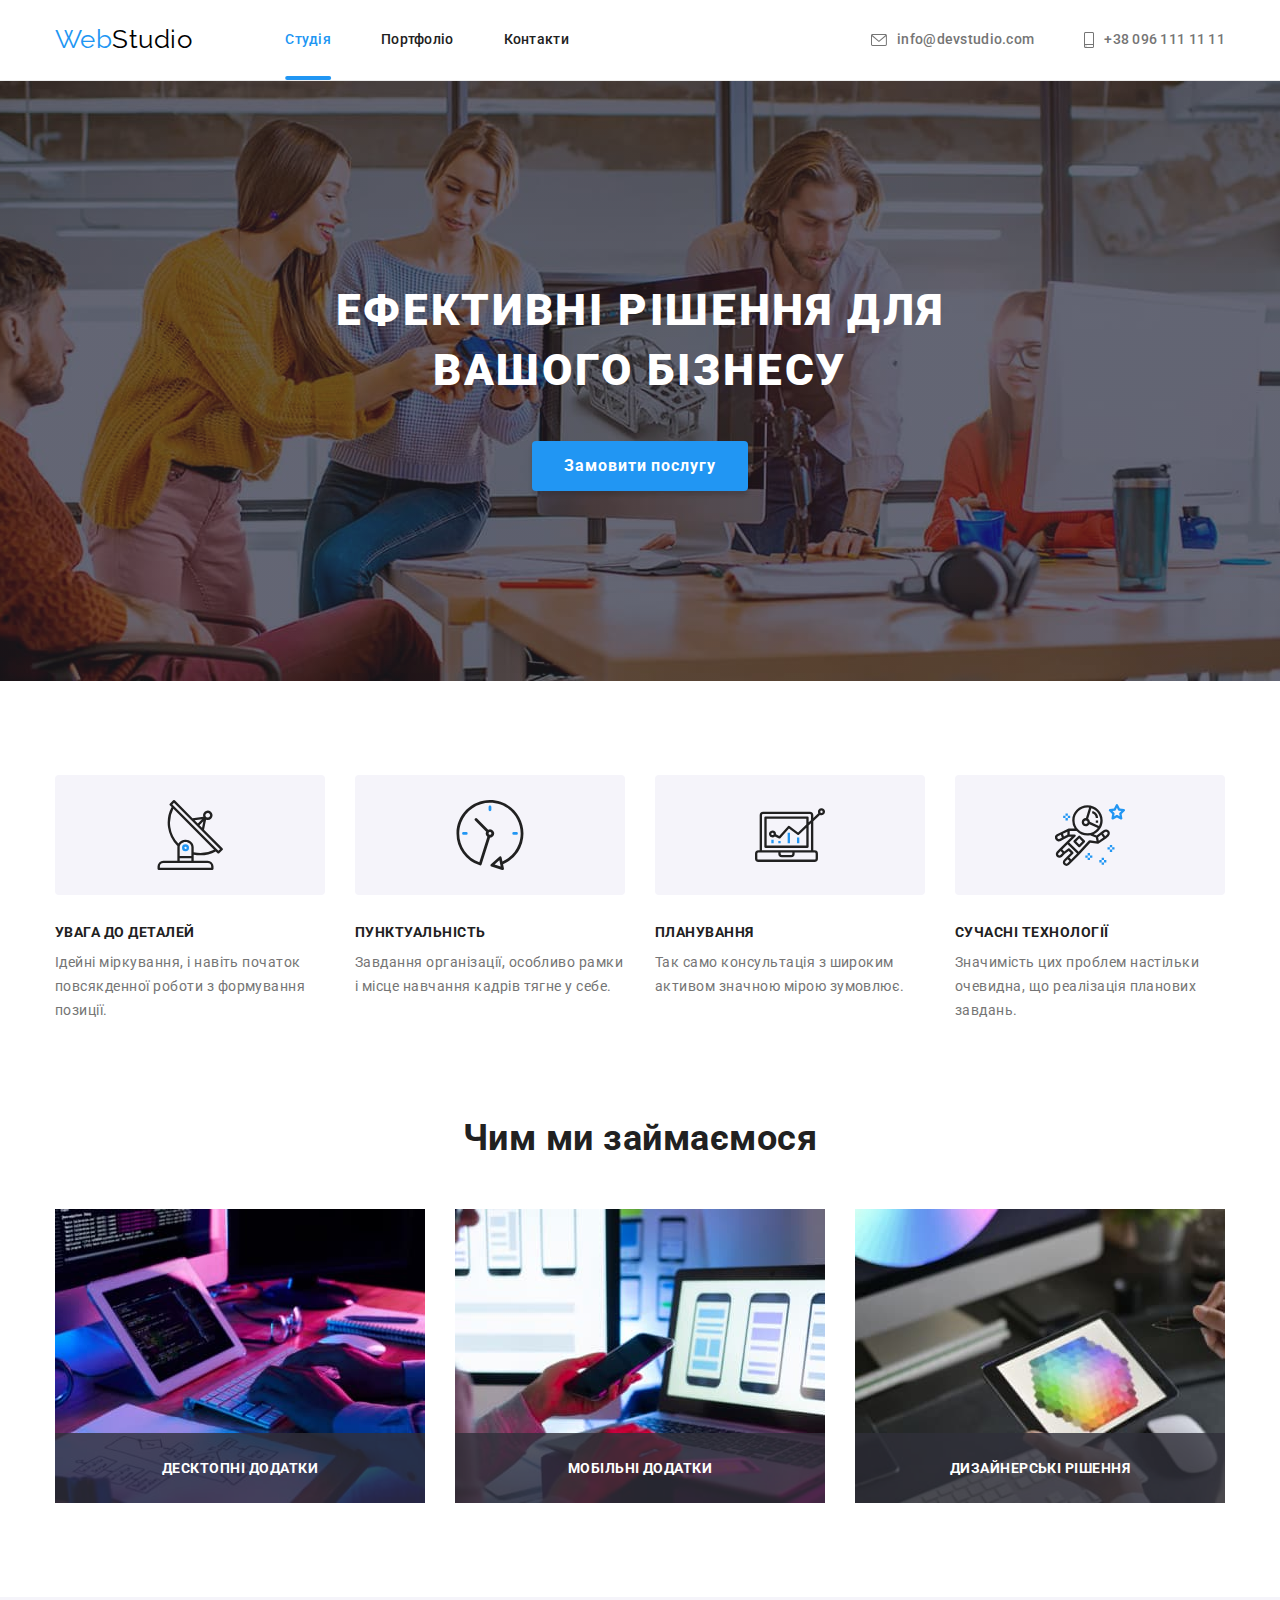
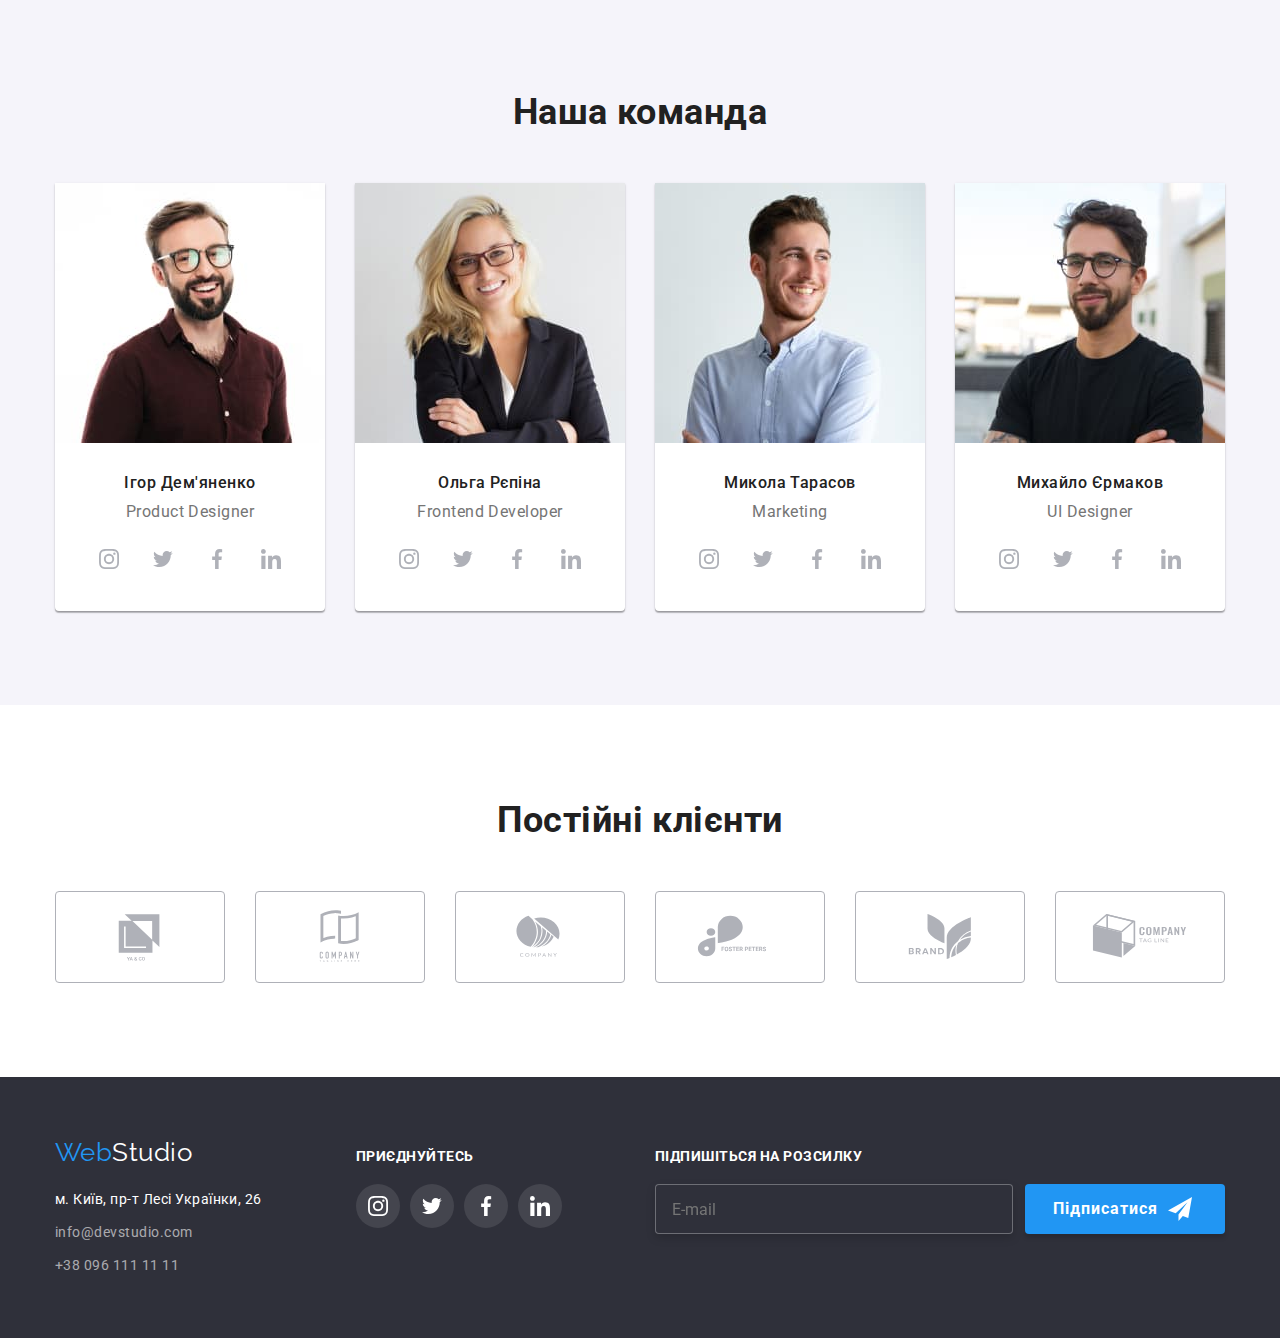
<file: index.html>
<!DOCTYPE html>
<html lang="uk">
  <head>
    <meta charset="UTF-8" />
    <meta http-equiv="X-UA-Compatible" content="IE=edge" />
    <meta name="viewport" content="width=device-width, initial-scale=1.0" />
    <title>WebStudio</title>
    <link rel="preconnect" href="https://fonts.googleapis.com" />
    <link rel="preconnect" href="https://fonts.gstatic.com" crossorigin />
    <link
      href="https://fonts.googleapis.com/css2?family=Raleway:wght@700&family=Roboto:wght@400;500;700;900&display=swap"
      rel="stylesheet"
    />
    <link
      rel="stylesheet"
      href="https://cdnjs.cloudflare.com/ajax/libs/modern-normalize/1.1.0/modern-normalize.min.css"
    />
    <link rel="stylesheet" href="./css/main.min.css">
  </head>
  <body>
    <header class="header">
      <div class="container header__container">
        <nav class="site-nav">
          <a href="/" class="logo"><span class="logo__text">Web</span>Studio</a>
          <ul class="site-nav list">
            <li class="site-nav__item">
              <a href="./index.html" class="site-nav__link site-nav__link--current">Студія</a>
            </li>
            <li class="site-nav__item">
              <a href="./portfolio.html" class="site-nav__link">Портфоліо</a>
            </li>
            <li class="site-nav__item">
              <a href="/" class="site-nav__link">Контакти</a>
            </li>
          </ul>
        </nav>
        <ul class="header-address list">
          <li class="header-address__item">
            <a href="mailto:info@devstudio.com" class="header-address__link">
              <svg class="header-address__icon" width="16" height="12">
                <use href="./images/icons.svg#icon-envelope"></use></svg
              >info@devstudio.com</a
            >
          </li>
          <li class="header-address__item">
            <a href="tel:+380961111111" class="header-address__link">
              <svg class="header-address__icon" width="10" height="16">
                <use href="./images/icons.svg#icon-smartphone"></use></svg
              >+38 096 111 11 11</a
            >
          </li>
        </ul>
      </div>
    </header>
    <main>
      <section class="hero overlay">
        <div class="container">
          <h1 class="hero-title">Ефективні рішення для вашого бізнесу</h1>
        </div>
        <div class="container">
          <button type="button" class="button primary" data-modal-open>Замовити послугу</button>
        </div>
        <div class="backdrop is-hidden" data-modal>
          <div class="modal">
            <h2 class="modal-title">Залиште свої дані, ми вам передзвонимо</h2>
            <form>
              <div class="modal-form">
                <label class="modal-form__label" for="person">Ім'я</label>
                <div class="modal-form__control">
                  <input class="modal-form__input" id="person" type="text" name="person" />
                  <svg class="modal-form__icon" width="18" height="18">
                    <use href="./images/icons.svg#icon-person"></use>
                  </svg>
                </div>
              </div>
              <div class="modal-form">
                <label class="modal-form__label" for="phone">Телефон</label>
                <div class="modal-form__control">
                  <input class="modal-form__input" id="phone" type="tel" name="phone" />
                  <svg class="modal-form__icon" width="18" height="18">
                    <use href="./images/icons.svg#icon-phone"></use>
                  </svg>
                </div>
              </div>
              <div class="modal-form">
                <label class="modal-form__label" for="mail">Пошта</label>
                <div class="modal-form__control">
                  <input class="modal-form__input" id="mail" type="email" name="mail" />
                  <svg class="modal-form__icon" width="18" height="18">
                    <use href="./images/icons.svg#icon-email"></use>
                  </svg>
                </div>
              </div>
              <div>
                <label class="modal-form__label" for="comment">Коментар</label>
                <textarea
                  class="form-textarea"
                  id="comment"
                  name="comment"
                  placeholder="Введіть текст"
                ></textarea>
              </div>
              <div class="checkbox">
                <input class="checkbox__input" type="checkbox" name="policy" id="policy" />
                <label class="checkbox__lable" for="policy"
                  >Погоджуюся з розсилкою та приймаю
                  <a class="checkbox__link" href="">Умови договору</a>
                </label>
              </div>
              <button class="button form-button" type="submit">Відправити</button>
            </form>
            <button type="button" class="button-modal-close" data-modal-close>
              <svg width="11" height="11">
                <use href="./images/icons.svg#icon-vector"></use>
              </svg>
            </button>
          </div>
        </div>
      </section>
      <section class="section feature">
        <div class="container">
          <ul class="feature-icon-list list">
            <li class="feature-icon-item">
              <svg class="feature-icon" width="70" height="70">
                <use href="./images/icons.svg#icon-antenna"></use>
              </svg>
            </li>
            <li class="feature-icon-item">
              <svg class="feature-icon" width="70" height="70">
                <use href="./images/icons.svg#icon-clock"></use>
              </svg>
            </li>
            <li class="feature-icon-item">
              <svg class="feature-icon" width="70" height="70">
                <use href="./images/icons.svg#icon-diagram"></use>
              </svg>
            </li>
            <li class="feature-icon-item">
              <svg class="feature-icon" width="70" height="70">
                <use href="./images/icons.svg#icon-astronaut"></use>
              </svg>
            </li>
          </ul>
          <ul class="feature-list list">
            <li class="item">
              <h3 class="title">Увага до деталей</h3>
              <p class="text">
                Ідейні міркування, і навіть початок повсякденної роботи з формування позиції.
              </p>
            </li>
            <li class="item">
              <h3 class="title">Пунктуальність</h3>
              <p class="text">
                Завдання організації, особливо рамки і місце навчання кадрів тягне у себе.
              </p>
            </li>
            <li class="item">
              <h3 class="title">Планування</h3>
              <p class="text">Так само консультація з широким активом значною мірою зумовлює.</p>
            </li>
            <li class="item">
              <h3 class="title">Сучасні технології</h3>
              <p>Значимість цих проблем настільки очевидна, що реалізація планових завдань.</p>
            </li>
          </ul>
        </div>
      </section>
      <section class="section">
        <div class="container">
          <h2 class="section__title">Чим ми займаємося</h2>
          <ul class="works-list list">
            <li class="works-list__item">
              <img
                src="./images/box1.jpg"
                alt="Працюємо над симатичним та якісним кодом сайтів"
                width="370"
              />
              <div class="works-label">
                <p class="works-label__text">Десктопні додатки</p>
              </div>
            </li>
            <li class="works-list__item">
              <img src="./images/box2.jpg" alt="Створюємо мобільні застосунки" width="370" />
              <div class="works-label">
                <p class="works-label__text">Мобільні додатки</p>
              </div>
            </li>
            <li class="works-list__item">
              <img src="./images/box3.jpg" alt="Розробляємо дизайн сайтів" width="370" />
              <div class="works-label">
                <p class="works-label__text">Дизайнерські рішення</p>
              </div>
            </li>
          </ul>
        </div>
      </section>
      <section class="section team">
        <div class="container">
          <h2 class="section__title">Наша команда</h2>
          <ul class="team-card list">
            <li class="team-card__item">
              <img
                src="./images/teamcard1.jpg"
                alt="Ігор Дем'яненко на посаді Product Designer"
                width="270"
              />
              <div class="team-card__label">
                <h3 class="team-card__title">Ігор Дем'яненко</h3>
                <p class="team-card__text">Product Designer</p>
                <ul class="team-social list">
                  <li>
                    <a href="" class="team-social__link">
                      <svg class="team-social__icon" width="20" height="20">
                        <use href="./images/icons.svg#icon-instagram"></use>
                      </svg>
                    </a>
                  </li>
                  <li>
                    <a href="" class="team-social__link">
                      <svg class="team-social__icon" width="20" height="20">
                        <use href="./images/icons.svg#icon-twitter"></use>
                      </svg>
                    </a>
                  </li>
                  <li>
                    <a href="" class="team-social__link">
                      <svg class="team-social__icon" width="20" height="20">
                        <use href="./images/icons.svg#icon-facebook"></use>
                      </svg>
                    </a>
                  </li>
                  <li>
                    <a href="" class="team-social__link">
                      <svg class="team-social__icon" width="20" height="20">
                        <use href="./images/icons.svg#icon-linkedin"></use>
                      </svg>
                    </a>
                  </li>
                </ul>
              </div>
            </li>
            <li class="team-card__item">
              <img
                src="./images/teamcard2.jpg"
                alt="Ольга Рєпіна на посаді Frontend Developer"
                width="270"
              />
              <div class="team-card__label">
                <h3 class="team-card__title">Ольга Рєпіна</h3>
                <p class="team-card__text">Frontend Developer</p>
                <ul class="team-social list">
                  <li>
                    <a href="" class="team-social__link">
                      <svg class="team-social__icon" width="20" height="20">
                        <use href="./images/icons.svg#icon-instagram"></use>
                      </svg>
                    </a>
                  </li>
                  <li>
                    <a href="" class="team-social__link">
                      <svg class="team-social__icon" width="20" height="20">
                        <use href="./images/icons.svg#icon-twitter"></use>
                      </svg>
                    </a>
                  </li>
                  <li>
                    <a href="" class="team-social__link">
                      <svg class="team-social__icon" width="20" height="20">
                        <use href="./images/icons.svg#icon-facebook"></use>
                      </svg>
                    </a>
                  </li>
                  <li>
                    <a href="" class="team-social__link">
                      <svg class="team-social__icon" width="20" height="20">
                        <use href="./images/icons.svg#icon-linkedin"></use>
                      </svg>
                    </a>
                  </li>
                </ul>
              </div>
            </li>
            <li class="team-card__item">
              <img
                src="./images/teamcard3.jpg"
                alt="Микола Тарасов на посаді Marketing"
                width="270"
              />
              <div class="team-card__label">
                <h3 class="team-card__title">Микола Тарасов</h3>
                <p class="team-card__text">Marketing</p>
                <ul class="team-social list">
                  <li>
                    <a href="" class="team-social__link">
                      <svg class="team-social__icon" width="20" height="20">
                        <use href="./images/icons.svg#icon-instagram"></use>
                      </svg>
                    </a>
                  </li>
                  <li>
                    <a href="" class="team-social__link">
                      <svg class="team-social__icon" width="20" height="20">
                        <use href="./images/icons.svg#icon-twitter"></use>
                      </svg>
                    </a>
                  </li>
                  <li>
                    <a href="" class="team-social__link">
                      <svg class="team-social__icon" width="20" height="20">
                        <use href="./images/icons.svg#icon-facebook"></use>
                      </svg>
                    </a>
                  </li>
                  <li>
                    <a href="" class="team-social__link">
                      <svg class="team-social__icon" width="20" height="20">
                        <use href="./images/icons.svg#icon-linkedin"></use>
                      </svg>
                    </a>
                  </li>
                </ul>
              </div>
            </li>
            <li class="team-card__item">
              <img
                src="./images/teamcard4.jpg"
                alt="Михайло Єрмаков на посаді UI Designer"
                width="270"
              />
              <div class="team-card__label">
                <h3 class="team-card__title">Михайло Єрмаков</h3>
                <p class="team-card__text">UI Designer</p>
                <ul class="team-social list">
                  <li>
                    <a href="" class="team-social__link">
                      <svg class="team-social__icon" width="20" height="20">
                        <use href="./images/icons.svg#icon-instagram"></use>
                      </svg>
                    </a>
                  </li>
                  <li>
                    <a href="" class="team-social__link">
                      <svg class="team-social__icon" width="20" height="20">
                        <use href="./images/icons.svg#icon-twitter"></use>
                      </svg>
                    </a>
                  </li>
                  <li>
                    <a href="" class="team-social__link">
                      <svg class="team-social__icon" width="20" height="20">
                        <use href="./images/icons.svg#icon-facebook"></use>
                      </svg>
                    </a>
                  </li>
                  <li>
                    <a href="" class="team-social__link">
                      <svg class="team-social__icon" width="20" height="20">
                        <use href="./images/icons.svg#icon-linkedin"></use>
                      </svg>
                    </a>
                  </li>
                </ul>
              </div>
            </li>
          </ul>
        </div>
      </section>
      <section class="section">
        <div class="container">
          <h2 class="section__title">Постійні клієнти</h2>
          <ul class="customers list">
            <li class="customers__item">
              <a href="" class="customers__link">
                <svg class="customers__icon" width="106" height="60">
                  <use href="./images/icons.svg#icon-group1"></use>
                </svg>
              </a>
            </li>
            <li class="customers__item">
              <a href="" class="customers__link">
                <svg class="customers__icon" width="106" height="60">
                  <use href="./images/icons.svg#icon-group2"></use>
                </svg>
              </a>
            </li>
            <li class="customers__item">
              <a href="" class="customers__link">
                <svg class="customers__icon" width="106" height="60">
                  <use href="./images/icons.svg#icon-group3"></use>
                </svg>
              </a>
            </li>
            <li class="customers__item">
              <a href="" class="customers__link">
                <svg class="customers__icon" width="106" height="60">
                  <use href="./images/icons.svg#icon-group4"></use>
                </svg>
              </a>
            </li>
            <li class="customers__item">
              <a href="" class="customers__link">
                <svg class="customers__icon" width="106" height="60">
                  <use href="./images/icons.svg#icon-group5"></use>
                </svg>
              </a>
            </li>
            <li class="customers__item">
              <a href="" class="customers__link">
                <svg class="customers__icon" width="106" height="60">
                  <use href="./images/icons.svg#icon-group6"></use>
                </svg>
              </a>
            </li>
          </ul>
        </div>
      </section>
    </main>
    <footer class="footer">
      <div class="container footer__container">
        <div>
          <a href="/" class="logo footer__logo"><span class="logo__text">Web</span>Studio</a>
          <address class="footer-address">
            <ul class="list">
              <li class="footer-address__item">
                <a
                  href="https://goo.gl/maps/CPtrU1FHBa2aNyZL9"
                  class="footer-address__link footer-address__link--inverse"
                  target="_blank"
                  rel="noopener noreferrer nofollow"
                >
                  м. Київ, пр-т Лесі Українки, 26
                </a>
              </li>
              <li class="footer-address__item">
                <a href="mailto:info@devstudio.com" class="footer-address__link"
                  >info@devstudio.com</a
                >
              </li>
              <li class="footer-address__item">
                <a href="tel:+380961111111" class="footer-address__link">+38 096 111 11 11</a>
              </li>
            </ul>
          </address>
        </div>
        <div class="footer-social">
          <h2 class="footer-social__title">Приєднуйтесь</h2>
          <ul class="footer-social__list list">
            <li>
              <a href="" class="footer-social__link"
                ><svg class="footer-social__icon" width="20" height="20">
                  <use href="./images/icons.svg#icon-instagram"></use></svg
              ></a>
            </li>
            <li>
              <a href="" class="footer-social__link"
                ><svg class="footer-social__icon" width="20" height="20">
                  <use href="./images/icons.svg#icon-twitter"></use></svg
              ></a>
            </li>
            <li>
              <a href="" class="footer-social__link"
                ><svg class="footer-social__icon" width="20" height="20">
                  <use href="./images/icons.svg#icon-facebook"></use></svg
              ></a>
            </li>
            <li>
              <a href="" class="footer-social__link"
                ><svg class="footer-social__icon" width="20" height="20">
                  <use href="./images/icons.svg#icon-linkedin"></use></svg
              ></a>
            </li>
          </ul>
        </div>
        <div>
          <h2 class="footer-social__title">Підпишіться на розсилку</h2>
          <div class="subscribe">
            <label for="mail"></label>
            <input
              class="subscribe__input"
              type="text"
              name="mail"
              id="mail"
              placeholder="E-mail"
            />
            <button class="subscribe__button" type="button">
              Підписатися
              <svg class="subscribe__icon" width="24" height="24">
                <use href="./images/icons.svg#icon-send"></use>
              </svg>
            </button>
          </div>
        </div>
      </div>
    </footer>
    <script src="./js/modal.js"></script>
  </body>
</html>
</file>
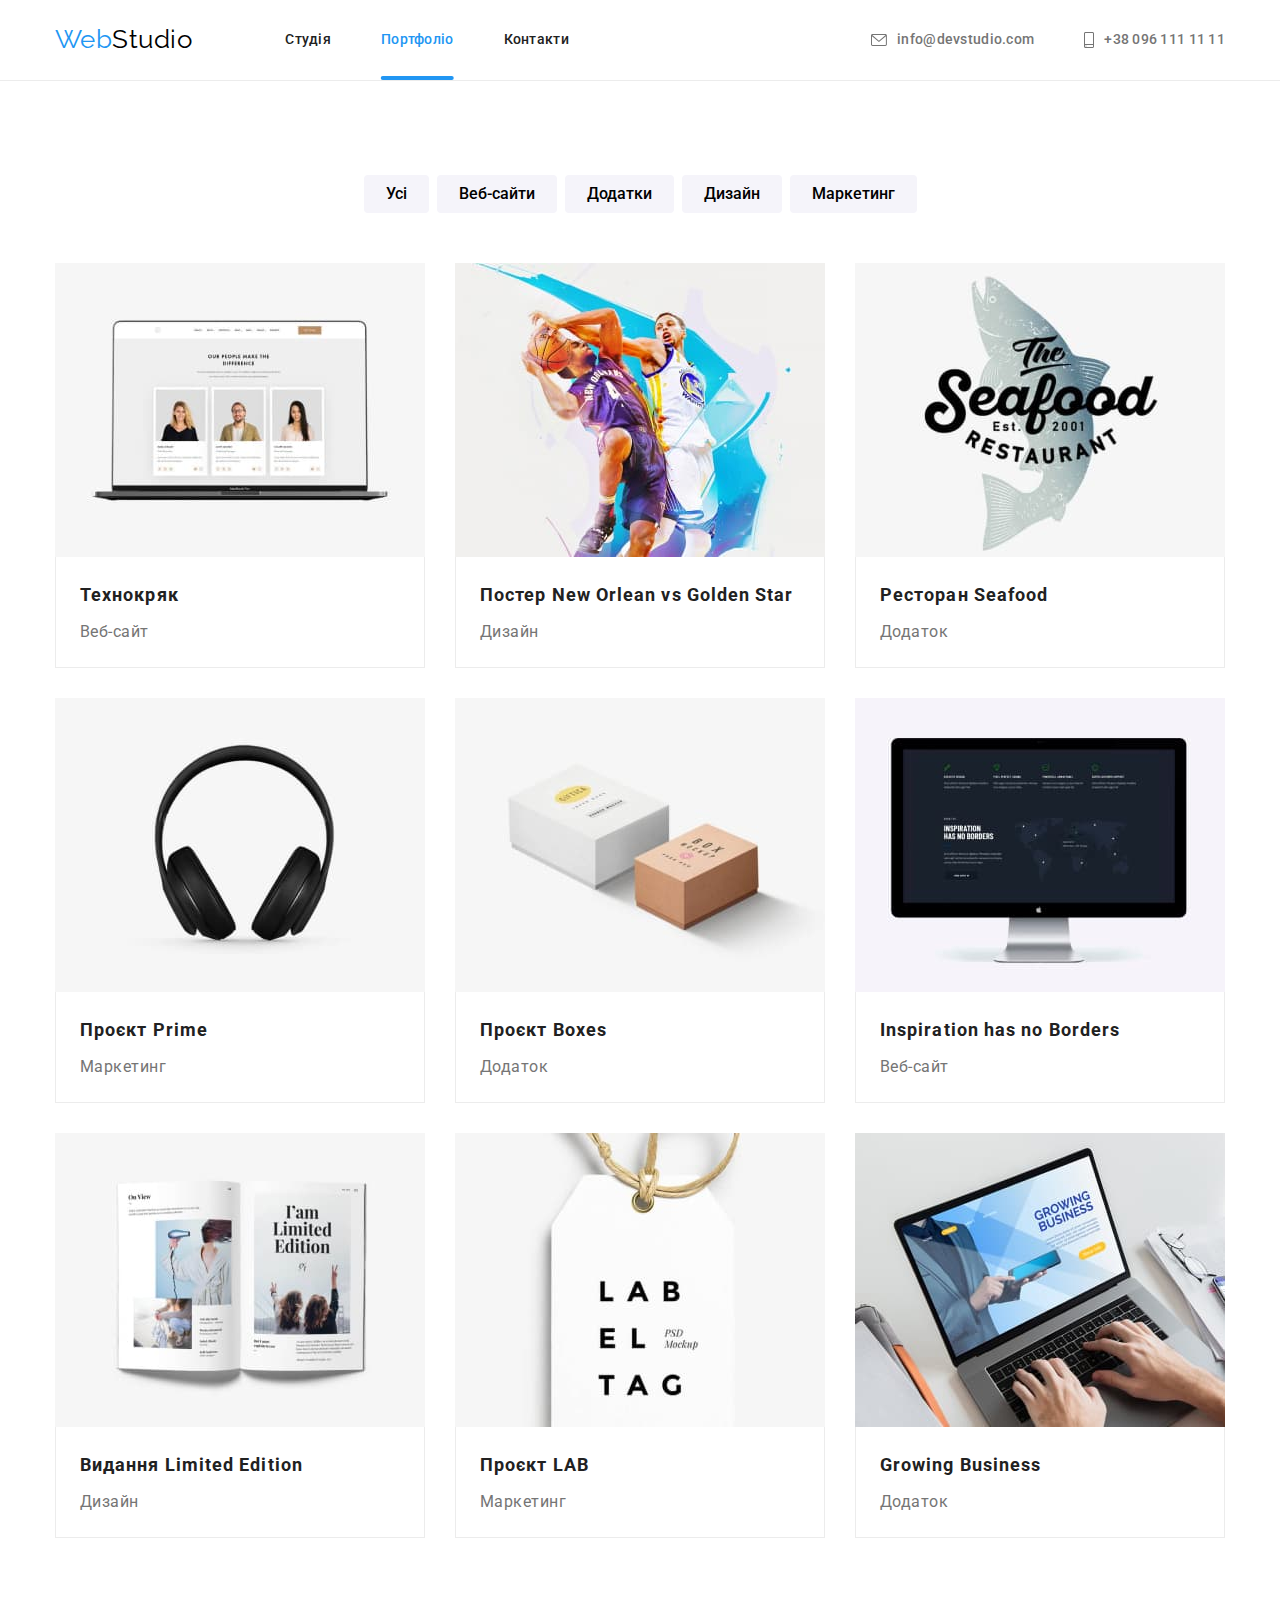
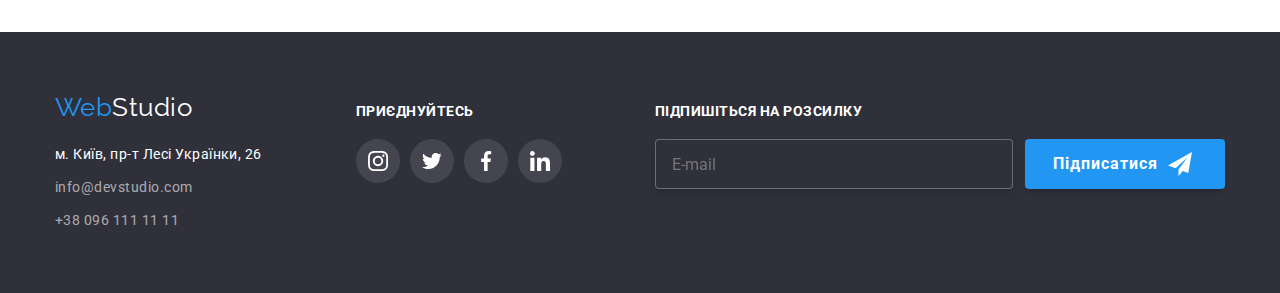
<file: portfolio.html>
<!DOCTYPE html>
<html lang="uk">
  <head>
    <meta charset="UTF-8" />
    <meta http-equiv="X-UA-Compatible" content="IE=edge" />
    <meta name="viewport" content="width=device-width, initial-scale=1.0" />
    <title>WebStudio</title>
    <link rel="preconnect" href="https://fonts.googleapis.com" />
    <link rel="preconnect" href="https://fonts.gstatic.com" crossorigin />
    <link
      href="https://fonts.googleapis.com/css2?family=Raleway:wght@700&family=Roboto:wght@400;500;700;900&display=swap"
      rel="stylesheet"
    />
    <link
      rel="stylesheet"
      href="https://cdnjs.cloudflare.com/ajax/libs/modern-normalize/1.1.0/modern-normalize.min.css"
    />
    <link rel="stylesheet" href="./css/main.min.css">
  </head>
  <body>
    <header class="header">
      <div class="container header__container">
        <nav class="site-nav">
          <a href="/" class="logo"><span class="logo__text">Web</span>Studio</a>
          <ul class="site-nav list">
            <li class="site-nav__item">
              <a href="./index.html" class="site-nav__link">Студія</a>
            </li>
            <li class="site-nav__item">
              <a href="./portfolio.html" class="site-nav__link site-nav__link--current">Портфоліо</a>
            </li>
            <li class="site-nav__item">
              <a href="/" class="site-nav__link">Контакти</a>
            </li>
          </ul>
        </nav>
        <ul class="header-address list">
          <li class="header-address__item">
            <a href="mailto:info@devstudio.com" class="header-address__link">
              <svg class="header-address__icon" width="16" height="12">
                <use href="./images/icons.svg#icon-envelope"></use></svg
              >info@devstudio.com</a
            >
          </li>
          <li class="header-address__item">
            <a href="tel:+380961111111" class="header-address__link">
              <svg class="header-address__icon" width="10" height="16">
                <use href="./images/icons.svg#icon-smartphone"></use></svg
              >+38 096 111 11 11</a
            >
          </li>
        </ul>
      </div>
    </header>
    <main>
      <section class="section">
        <div class="container">
          <ul class="filter list">
            <li class="filter__item"><button type="button" class="filter__button">Усі</button></li>
            <li class="filter__item">
              <button type="button" class="filter__button">Веб-сайти</button>
            </li>
            <li class="filter__item">
              <button type="button" class="filter__button">Додатки</button>
            </li>
            <li class="filter__item">
              <button type="button" class="filter__button">Дизайн</button>
            </li>
            <li class="filter__item">
              <button type="button" class="filter__button">Маркетинг</button>
            </li>
          </ul>
          <ul class="project-card list">
            <li class="project-card__item">
              <a href="" class="project-card__link">
                <div class="project-card__thumb">
                  <img src="./images/project1.jpg" alt="" width="370" />
                  <p class="project-card__text">
                    Ресурс пропонує комплексні пропозиції з різним рівнем функціоналу та сервісів.
                    Все це дозволить відвідувачу отримати вичерпні відомості про компанію чи
                    приватну особу.
                  </p>
                </div>
                <div class="description-card">
                  <h2 class="description-card__title">Технокряк</h2>
                  <p class="description-card__text">Веб-сайт</p>
                </div>
              </a>
            </li>
            <li class="project-card__item">
              <a href="" class="project-card__link">
                <div class="project-card__thumb">
                  <img src="./images/project2.jpg" alt="" width="370" />
                  <p class="project-card__text">
                    Ресурс пропонує комплексні пропозиції з різним рівнем функціоналу та сервісів.
                    Все це дозволить відвідувачу отримати вичерпні відомості про компанію чи
                    приватну особу.
                  </p>
                </div>
                <div class="description-card">
                  <h2 class="description-card__title">Постер New Orlean vs Golden Star</h2>
                  <p class="description-card__text">Дизайн</p>
                </div>
              </a>
            </li>
            <li class="project-card__item">
              <a href="" class="project-card__link">
                <div class="project-card__thumb">
                  <img src="./images/project3.jpg" alt="" width="370" />
                  <p class="project-card__text">
                    Ресурс пропонує комплексні пропозиції з різним рівнем функціоналу та сервісів.
                    Все це дозволить відвідувачу отримати вичерпні відомості про компанію чи
                    приватну особу.
                  </p>
                </div>
                <div class="description-card">
                  <h2 class="description-card__title">Ресторан Seafood</h2>
                  <p class="description-card__text">Додаток</p>
                </div>
              </a>
            </li>
            <li class="project-card__item">
              <a href="" class="project-card__link">
                <div class="project-card__thumb">
                  <img src="./images/project4.jpg" alt="" width="370" />
                  <p class="project-card__text">
                    Ресурс пропонує комплексні пропозиції з різним рівнем функціоналу та сервісів.
                    Все це дозволить відвідувачу отримати вичерпні відомості про компанію чи
                    приватну особу.
                  </p>
                </div>
                <div class="description-card">
                  <h2 class="description-card__title">Проєкт Prime</h2>
                  <p class="description-card__text">Маркетинг</p>
                </div>
              </a>
            </li>
            <li class="project-card__item">
              <a href="" class="project-card__link">
                <div class="project-card__thumb">
                  <img src="./images/project5.jpg" alt="" width="370" />
                  <p class="project-card__text">
                    Ресурс пропонує комплексні пропозиції з різним рівнем функціоналу та сервісів.
                    Все це дозволить відвідувачу отримати вичерпні відомості про компанію чи
                    приватну особу.
                  </p>
                </div>
                <div class="description-card">
                  <h2 class="description-card__title">Проєкт Boxes</h2>
                  <p class="description-card__text">Додаток</p>
                </div>
              </a>
            </li>
            <li class="project-card__item">
              <a href="" class="project-card__link">
                <div class="project-card__thumb">
                  <img src="./images/project6.jpg" alt="" width="370" />
                  <p class="project-card__text">
                    Ресурс пропонує комплексні пропозиції з різним рівнем функціоналу та сервісів.
                    Все це дозволить відвідувачу отримати вичерпні відомості про компанію чи
                    приватну особу.
                  </p>
                </div>
                <div class="description-card">
                  <h2 class="description-card__title">Inspiration has no Borders</h2>
                  <p class="description-card__text">Веб-сайт</p>
                </div>
              </a>
            </li>
            <li class="project-card__item">
              <a href="" class="project-card__link">
                <div class="project-card__thumb">
                  <img src="./images/project7.jpg" alt="" width="370" />
                  <p class="project-card__text">
                    Ресурс пропонує комплексні пропозиції з різним рівнем функціоналу та сервісів.
                    Все це дозволить відвідувачу отримати вичерпні відомості про компанію чи
                    приватну особу.
                  </p>
                </div>
                <div class="description-card">
                  <h2 class="description-card__title">Видання Limited Edition</h2>
                  <p class="description-card__text">Дизайн</p>
                </div>
              </a>
            </li>
            <li class="project-card__item">
              <a href="" class="project-card__link">
                <div class="project-card__thumb">
                  <img src="./images/project8.jpg" alt="" width="370" />
                  <p class="project-card__text">
                    Ресурс пропонує комплексні пропозиції з різним рівнем функціоналу та сервісів.
                    Все це дозволить відвідувачу отримати вичерпні відомості про компанію чи
                    приватну особу.
                  </p>
                </div>
                <div class="description-card">
                  <h2 class="description-card__title">Проєкт LAB</h2>
                  <p class="description-card__text">Маркетинг</p>
                </div>
              </a>
            </li>
            <li class="project-card__item">
              <a href="" class="project-card__link">
                <div class="project-card__thumb">
                  <img src="./images/project9.jpg" alt="" width="370" />
                  <p class="project-card__text">
                    Ресурс пропонує комплексні пропозиції з різним рівнем функціоналу та сервісів.
                    Все це дозволить відвідувачу отримати вичерпні відомості про компанію чи
                    приватну особу.
                  </p>
                </div>
                <div class="description-card">
                  <h2 class="description-card__title">Growing Business</h2>
                  <p class="description-card__text">Додаток</p>
                </div>
              </a>
            </li>
          </ul>
        </div>
      </section>
    </main>
    <footer class="footer">
      <div class="container footer__container">
        <div>
          <a href="/" class="logo footer__logo"><span class="logo__text">Web</span>Studio</a>
          <address class="footer-address">
            <ul class="list">
              <li class="footer-address__item">
                <a
                  href="https://goo.gl/maps/CPtrU1FHBa2aNyZL9"
                  class="footer-address__link footer-address__link--inverse"
                  target="_blank"
                  rel="noopener noreferrer nofollow"
                >
                  м. Київ, пр-т Лесі Українки, 26
                </a>
              </li>
              <li class="footer-address__item">
                <a href="mailto:info@devstudio.com" class="footer-address__link"
                  >info@devstudio.com</a
                >
              </li>
              <li class="footer-address__item">
                <a href="tel:+380961111111" class="footer-address__link">+38 096 111 11 11</a>
              </li>
            </ul>
          </address>
        </div>
        <div class="footer-social">
          <h2 class="footer-social__title">Приєднуйтесь</h2>
          <ul class="footer-social__list list">
            <li>
              <a href="" class="footer-social__link"
                ><svg class="footer-social__icon" width="20" height="20">
                  <use href="./images/icons.svg#icon-instagram"></use></svg
              ></a>
            </li>
            <li>
              <a href="" class="footer-social__link"
                ><svg class="footer-social__icon" width="20" height="20">
                  <use href="./images/icons.svg#icon-twitter"></use></svg
              ></a>
            </li>
            <li>
              <a href="" class="footer-social__link"
                ><svg class="footer-social__icon" width="20" height="20">
                  <use href="./images/icons.svg#icon-facebook"></use></svg
              ></a>
            </li>
            <li>
              <a href="" class="footer-social__link"
                ><svg class="footer-social__icon" width="20" height="20">
                  <use href="./images/icons.svg#icon-linkedin"></use></svg
              ></a>
            </li>
          </ul>
        </div>
        <div>
          <h2 class="footer-social__title">Підпишіться на розсилку</h2>
          <div class="subscribe">
            <label for="mail"></label>
            <input
              class="subscribe__input"
              type="text"
              name="mail"
              id="mail"
              placeholder="E-mail"
            />
            <button class="subscribe__button" type="button">
              Підписатися
              <svg class="subscribe__icon" width="24" height="24">
                <use href="./images/icons.svg#icon-send"></use>
              </svg>
            </button>
          </div>
        </div>
      </div>
    </footer>
  </body>
</html>
</file>
<file: css/main.min.css>
:root{--priamary-text-color: #757575;--title-text-color: #212121;--accent-color: #2196F3;--hero-footer-text-color: #FFFFFF;--bacground-priamary: #FFFFFF;--bacground-color-team-button-list: #F5F4FA;--bacground-footer-color: #2F303A;--border-color: #2196F3}body{background-color:var(--bacground-priamary);color:var(--priamary-text-color);font-family:Roboto,sans-serif;letter-spacing:.03em}*{box-sizing:border-box}h1,h2,h3,h4,h5,h6,ul,p{margin-top:0;margin-bottom:0}img{display:block;max-width:100%;height:auto}textarea{resize:none}.container{width:1200px;padding-left:15px;padding-right:15px;margin-left:auto;margin-right:auto}.list{padding:0;margin:0;list-style:none}.button{color:var(--hero-footer-text-color);background-color:var(--accent-color);cursor:pointer}.primary{border-radius:4px;padding:10px 32px;min-width:216px;border:0;box-shadow:0px 4px 4px rgba(0,0,0,.15);font-weight:700;font-family:inherit;font-size:16px;line-height:1.88;align-items:center;text-align:center;letter-spacing:.06em}.logo{padding-top:24px;padding-bottom:25px;margin-right:93px;color:#000;font-family:Raleway,sans-serif;font-size:26px;line-height:1.19;text-decoration:none}.backdrop{opacity:1;position:fixed;top:0;left:0;width:100%;height:100%;background-color:rgba(0,0,0,.2);transition:opacity 250ms cubic-bezier(0.4, 0, 0.2, 1);z-index:12}.backdrop.is-hidden{opacity:0;overflow:hidden;pointer-events:none;transition:opacity 250ms cubic-bezier(0.4, 0, 0.2, 1)}.modal{position:relative;top:50%;left:50%;transform:translate(-50%, -50%);padding:40px;width:528px;height:581px;background-color:var(--bacground-priamary);text-align:start}.button-modal-close{display:flex;justify-content:center;align-items:center;position:absolute;padding:0;top:8px;right:8px;width:30px;height:30px;border:1px solid rgba(0,0,0,.1);border-radius:50%;background-color:var(--bacground-priamary);color:var(--title-text-color);cursor:pointer;transition:color 250ms cubic-bezier(0.4, 0, 0.2, 1);fill:currentColor}.button-modal-close:hover,.button-modal-close:focus{color:var(--accent-color)}.modal-form{margin-bottom:10px}.modal-title{margin-bottom:12px;font-weight:700;font-size:20px;line-height:1.15;text-align:center;color:var(--title-text-color)}.modal-form__control{position:relative}.modal-form__label{display:block;padding-bottom:4px;font-size:12px;line-height:1.17;letter-spacing:.01em;color:var(--priamary-text-color)}.modal-form__input{padding:11px 12px 11px 42px;width:100%;border:1px solid rgba(33,33,33,.2);border-radius:4px;outline:none;transition:border-color 250ms cubic-bezier(0.4, 0, 0.2, 1)}.modal-form__input:focus{fill:currentColor;color:var(--border-color);border-color:var(--border-color)}.modal-form__icon{position:absolute;top:50%;left:12px;transform:translateY(-50%);transition:color 250ms cubic-bezier(0.4, 0, 0.2, 1);color:var(--title-text-color);fill:currentColor}.modal-form__input:focus+.modal-form__icon{color:var(--border-color)}.form-textarea{width:100%;height:120px;padding:11px 12px;font-size:12px;line-height:1.16;letter-spacing:.01em;border:1px solid rgba(33,33,33,.2);color:rgba(117,117,117,.5);border-radius:4px;outline:none;transition:border-color 250ms cubic-bezier(0.4, 0, 0.2, 1)}.form-textarea:focus{border-color:var(--border-color)}.checkbox{margin-top:10px}.checkbox__input{-webkit-appearance:none;-moz-appearance:none;appearance:none;padding-left:12px}.checkbox__lable{position:relative;padding-left:24px;font-size:14px;line-height:1.71px;color:var(--priamary-text-color)}.checkbox__lable::before{position:absolute;content:"";top:0;left:0;width:16px;height:15px;border:1px solid var(--title-text-color);border-radius:2px}.checkbox__lable::after{position:absolute;content:"";top:0;left:0;width:16px;height:15px;background-image:url(../images/icon-check.svg);opacity:0;transition:opacity 250ms cubic-bezier(0.4, 0, 0.2, 1)}.checkbox__input:checked+.checkbox__lable::after{opacity:1}.checkbox__link{font-size:14px;line-height:1.71;color:var(--accent-color)}.form-button{border-radius:4px;padding:10px 52px;margin:30px 124px 0 124px;min-width:200px;border:0;color:var(--hero-footer-text-color);background-color:var(--accent-color);box-shadow:0px 4px 4px rgba(0,0,0,.15);font-weight:700;font-family:inherit;font-size:16px;line-height:1.88;letter-spacing:.06em}.customers{display:flex;justify-content:center;gap:30px}.customers__item{width:calc((100% - 60px)/3)}.customers__link{width:100%;height:92px;border:1px solid #afb1b8;display:flex;align-items:center;justify-content:center;border-radius:4px;color:#afb1b8;transition:border-color 250ms cubic-bezier(0.4, 0, 0.2, 1),color 250ms cubic-bezier(0.4, 0, 0.2, 1)}.customers__link:hover,.customers__link:focus{border-color:#2196f3;color:#2196f3}.customers__icon{fill:currentColor}.section{padding-top:94px;padding-bottom:94px}.section__title{margin-bottom:50px;color:var(--title-text-color);font-weight:700px;font-size:36px;line-height:1.17;text-align:center}.feature{padding-bottom:0px}.feature-list{padding-bottom:0px}.feature-list{display:flex;flex-wrap:wrap;color:var(--priamary-text-color);font-size:14px;line-height:1.71}.feature-list .item{margin-right:30px;width:270px}.feature-list .item:last-child{margin-right:0px}.feature-list .title{margin-bottom:10px;color:var(--title-text-color);font-weight:700;font-size:14px;line-height:1.14;text-transform:uppercase}.feature-icon-list{display:flex;justify-content:center;gap:30px}.feature-icon-item{width:270px;height:120px;margin-bottom:30px;display:flex;align-items:center;justify-content:center;background-color:var(--bacground-color-team-button-list);border-radius:4px}.filter{display:flex;flex-wrap:wrap;justify-content:center;margin-bottom:50px}.filter__item{margin-right:8px}.filter__item:last-child{margin-right:0px}.filter__button{padding:6px 22px;font-weight:500;font-family:inherit;font-size:16px;line-height:1.63;border:0;text-align:center;background-color:var(--bacground-color-team-button-list);border-radius:4px;cursor:pointer;transition:box-shadow 250ms cubic-bezier(0.4, 0, 0.2, 1),color 250ms cubic-bezier(0.4, 0, 0.2, 1),background-color 250ms cubic-bezier(0.4, 0, 0.2, 1)}.filter__button:hover,.filter__button:focus{box-shadow:0px 3px 1px rgba(0,0,0,.1),0px 1px 2px rgba(0,0,0,.08),0px 2px 2px rgba(0,0,0,.12);color:var(--hero-footer-text-color);background-color:var(--accent-color)}.footer{padding-top:60px;padding-bottom:60px;background-color:var(--bacground-footer-color)}.footer__container{display:flex;align-items:baseline}.footer-address{width:231px;margin-top:20px;margin-right:70px;font-style:normal;list-style:none;padding:0px}.footer-address__item{margin-bottom:9px}.footer-address__item:last-child{margin-bottom:0px}.footer-address__link{color:rgba(255,255,255,.6);text-decoration:none;font-style:normal;font-size:14px;line-height:1.71;transition:color 250ms cubic-bezier(0.4, 0, 0.2, 1)}.footer-address__link:hover,.footer-address__link:focus{color:var(--accent-color)}.footer-address__link--inverse{color:var(--hero-footer-text-color);font-size:14px;line-height:1.71;text-decoration:none}.footer__logo{margin:0;padding:0 0 20px 0;color:var(--hero-footer-text-color)}.footer-social{margin-right:93px}.footer-social__title{margin-bottom:20px;font-style:normal;font-weight:700;font-size:14px;line-height:16px;text-transform:uppercase;color:var(--bacground-priamary)}.footer-social__list{display:flex;gap:10px}.footer-social__link{width:44px;height:44px;display:flex;align-items:center;justify-content:center;background-color:rgba(255,255,255,.1);color:var(--hero-footer-text-color);border-radius:50%;transition:background-color 250ms cubic-bezier(0.4, 0, 0.2, 1)}.footer-social__link:hover,.footer-social__link:focus{background-color:#2196f3}.footer-social__icon{fill:currentColor}.subscribe{display:flex}.subscribe__input{margin-right:12px;padding:15px 16px;width:358px;height:50px;color:var(--bacground-priamary);background-color:var(--bacground-footer-color);border:1px solid rgba(255,255,255,.3);filter:drop-shadow(0px 4px 4px rgba(0, 0, 0, 0.15));border-radius:4px}.subscribe__button{display:flex;gap:10px;border-radius:4px;padding:10px 28px;min-width:200px;border:0;color:var(--hero-footer-text-color);background-color:var(--accent-color);box-shadow:0px 4px 4px rgba(0,0,0,.15);font-weight:700;font-family:inherit;font-size:16px;line-height:1.88;align-items:center;text-align:center;letter-spacing:.06em}.subscribe__icon{fill:currentColor}.header{display:block;border-bottom:1px solid #ececec}.header__container{display:flex;align-items:center}.logo__text{color:var(--accent-color)}.site-nav{display:flex}.site-nav__item{margin-right:50px}.site-nav__item:last-child{margin-right:0px}.site-nav__link{display:block;padding-top:32px;padding-bottom:32px;color:var(--title-text-color);font-weight:500;font-size:14px;line-height:1.14;letter-spacing:.02em;text-decoration:none;transition:color 250ms cubic-bezier(0.4, 0, 0.2, 1)}.site-nav__link:hover,.site-nav__link:focus{color:var(--accent-color)}.site-nav__link--current{position:relative;color:var(--accent-color)}.site-nav__link--current::after{position:absolute;bottom:-2px;left:50%;transform:translate(-50%, -50%);content:"";width:100%;height:4px;background:var(--accent-color);border-radius:2px}.header-address{display:flex;margin-left:auto}.header-address__item{margin-right:50px}.header-address__item:last-child{margin-right:0px}.header-address__link{display:flex;gap:10px;justify-content:center;align-items:center;color:var(--priamary-text-color);font-weight:500;font-size:14px;line-height:1.14;letter-spacing:.02em;text-decoration:none;transition:color 250ms cubic-bezier(0.4, 0, 0.2, 1)}.header-address__icon{fill:currentColor}.header-address__link:hover,.header-address__link:focus{color:var(--accent-color)}.hero{padding-top:200px;padding-bottom:200px;background-color:#2f303a;text-align:center}.overlay{margin-left:auto;margin-right:auto;max-width:1600px;height:600px;background-image:linear-gradient(to right, rgba(47, 48, 58, 0.4), rgba(47, 48, 58, 0.4)),url(../images/overlay.jpg);background-repeat:no-repeat;background-position:center}.hero-title{margin-bottom:40px;margin-left:237px;margin-right:237px;color:var(--hero-footer-text-color);font-weight:900;font-size:44px;line-height:1.36;letter-spacing:.06em;text-transform:uppercase}.project-card{display:flex;flex-wrap:wrap}.project-card__item:nth-child(3n){margin-right:0px}.project-card__item:nth-last-child(-n+3){margin-bottom:0px}.project-card__item{width:370px;display:flex;margin-right:30px;margin-bottom:30px;background-color:var(--bacground-priamary)}.project-card__link:hover,.project-card__link:focus{box-shadow:0px 1px 1px rgba(0,0,0,.12),0px 4px 4px rgba(0,0,0,.06),1px 4px 6px rgba(0,0,0,.16)}.project-card__link{text-decoration:none;transition:box-shadow 250ms cubic-bezier(0.4, 0, 0.2, 1)}.project-card__thumb{position:relative;overflow:hidden;width:370px;height:294px}.project-card__thumb::before{position:absolute;content:"";display:inline-block;width:100%;height:100%;background-color:rgba(33,150,243,.9);transform:translateY(100%);transition:transform 250ms cubic-bezier(0.4, 0, 0.2, 1)}.project-card__link:hover .project-card__thumb::before,.project-card__link:focus .project-card__thumb::before{transform:translateY(0)}.project-card__text{position:absolute;padding:63px 24px;top:0;left:0;font-size:18px;line-height:1.55;color:var(--bacground-priamary);transform:translateY(100%);transition:transform 250ms cubic-bezier(0.4, 0, 0.2, 1)}.project-card__link:hover .project-card__text{transform:translateY(0)}.description-card{padding:20px 24px;border-left:1px solid #ececec;border-right:1px solid #ececec;border-bottom:1px solid #ececec}.description-card__title{color:var(--title-text-color);font-weight:700;font-size:18px;line-height:2;letter-spacing:.06em}.description-card__text{margin-top:4px;color:var(--priamary-text-color);font-size:16px;line-height:1.88}.team{background-color:var(--bacground-color-team-button-list)}.team-card{display:flex;flex-wrap:wrap}.team-card__item{margin-right:30px;width:270px;text-align:center;box-shadow:0px 1px 3px rgba(0,0,0,.12),0px 1px 1px rgba(0,0,0,.14),0px 2px 1px rgba(0,0,0,.2);border-radius:0px 0px 4px 4px;background-color:var(--hero-footer-text-color)}.team-card__item:last-child{margin-right:0px}.team-card__label{padding-top:30px;padding-bottom:30px}.team-card__title{color:var(--title-text-color);font-weight:500;font-size:16px;line-height:1.19}.team-card__text{margin-top:10px;color:var(--priamary-text-color);font-size:16px;line-height:1.19}.team-social{display:flex;justify-content:center;gap:10px}.team-social__link{margin-top:16px;width:44px;height:44px;display:flex;align-items:center;justify-content:center;background-color:#fff;border-radius:50%;color:#afb1b8;transition:background-color 250ms cubic-bezier(0.4, 0, 0.2, 1),color 250ms cubic-bezier(0.4, 0, 0.2, 1)}.team-social__link:hover,.team-social__link:focus{background-color:var(--accent-color);color:#fff}.team-social__icon{fill:currentColor}.works-list{display:flex;flex-wrap:wrap}.works-list__item{position:relative;margin-right:30px;width:370px;text-align:center}.works-list__item:last-child{margin-right:0px}.works-label{position:absolute;right:0;bottom:0;width:100%;height:70px;background-color:rgba(47,48,58,.8)}.works-label__text{position:absolute;top:50%;left:50%;transform:translate(-50%, -50%);font-weight:700;font-size:14px;line-height:.87;text-transform:uppercase;color:var(--bacground-priamary)}
</file>
